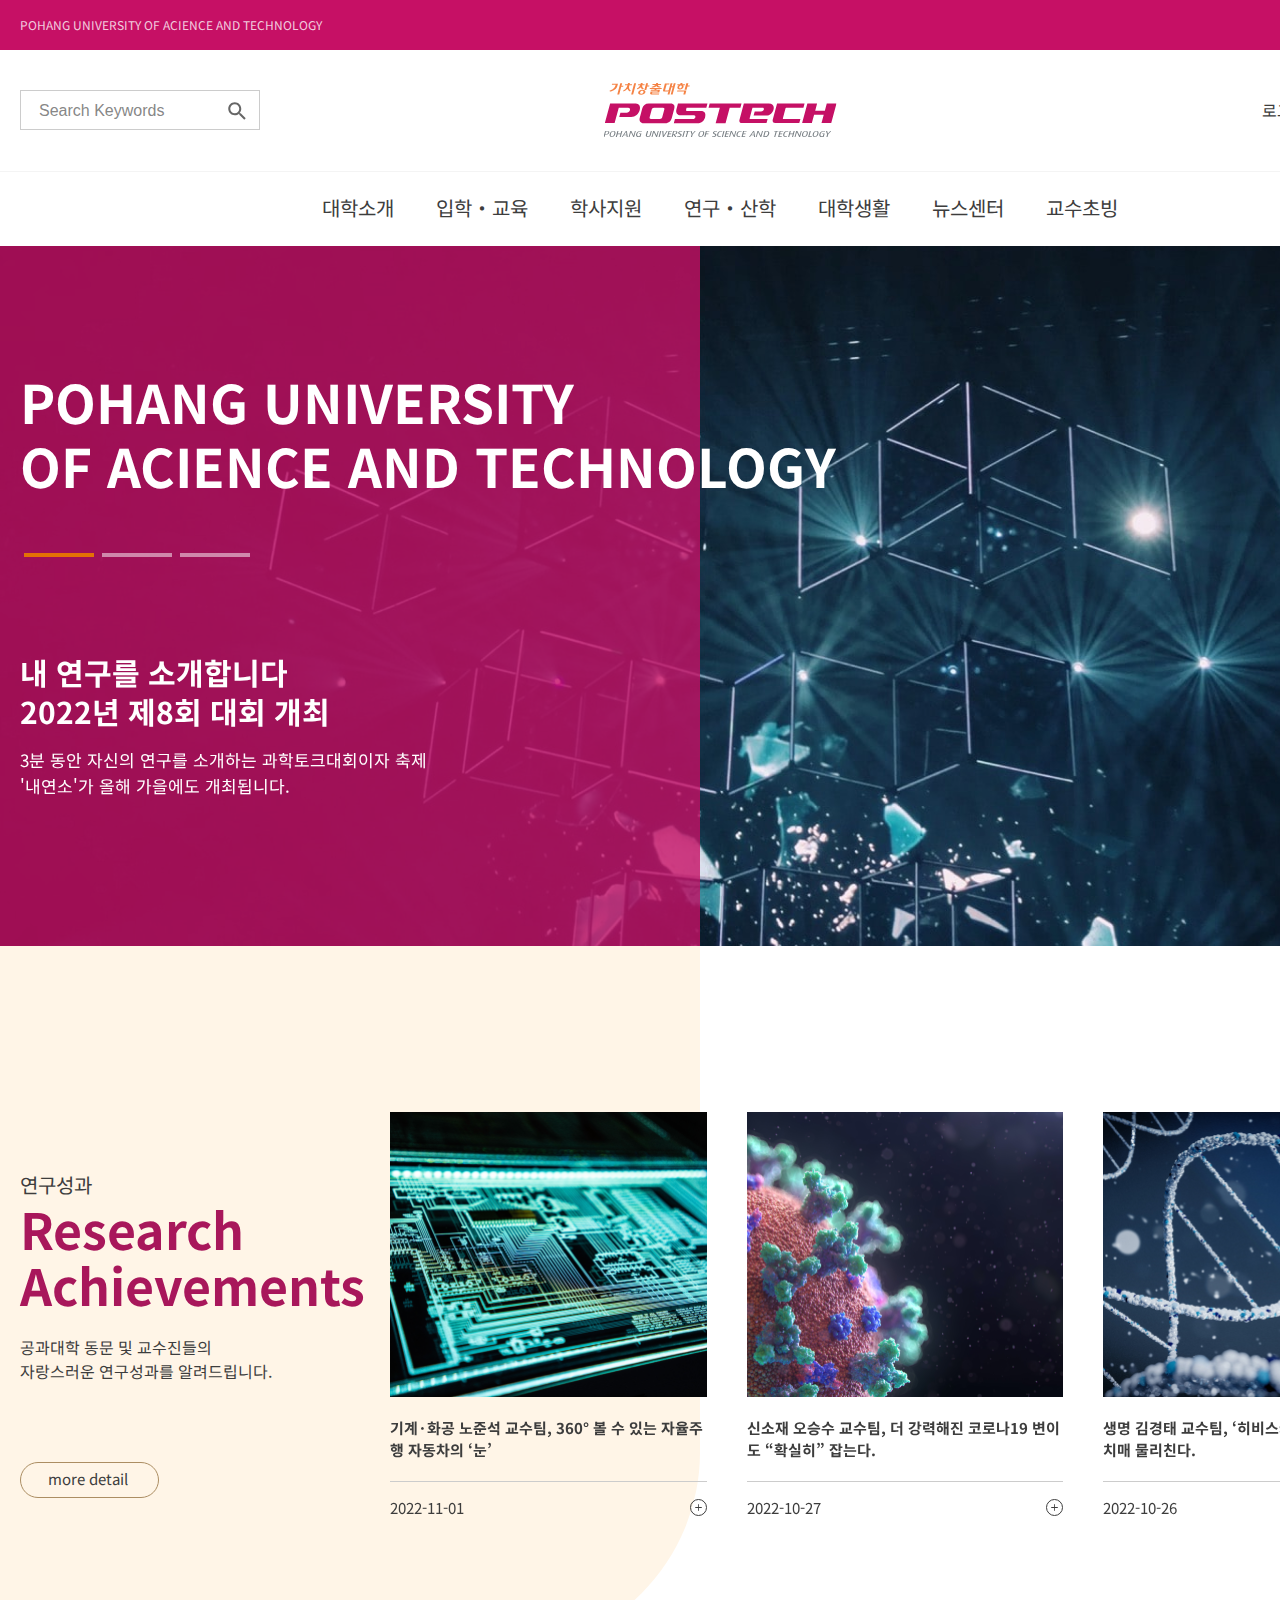
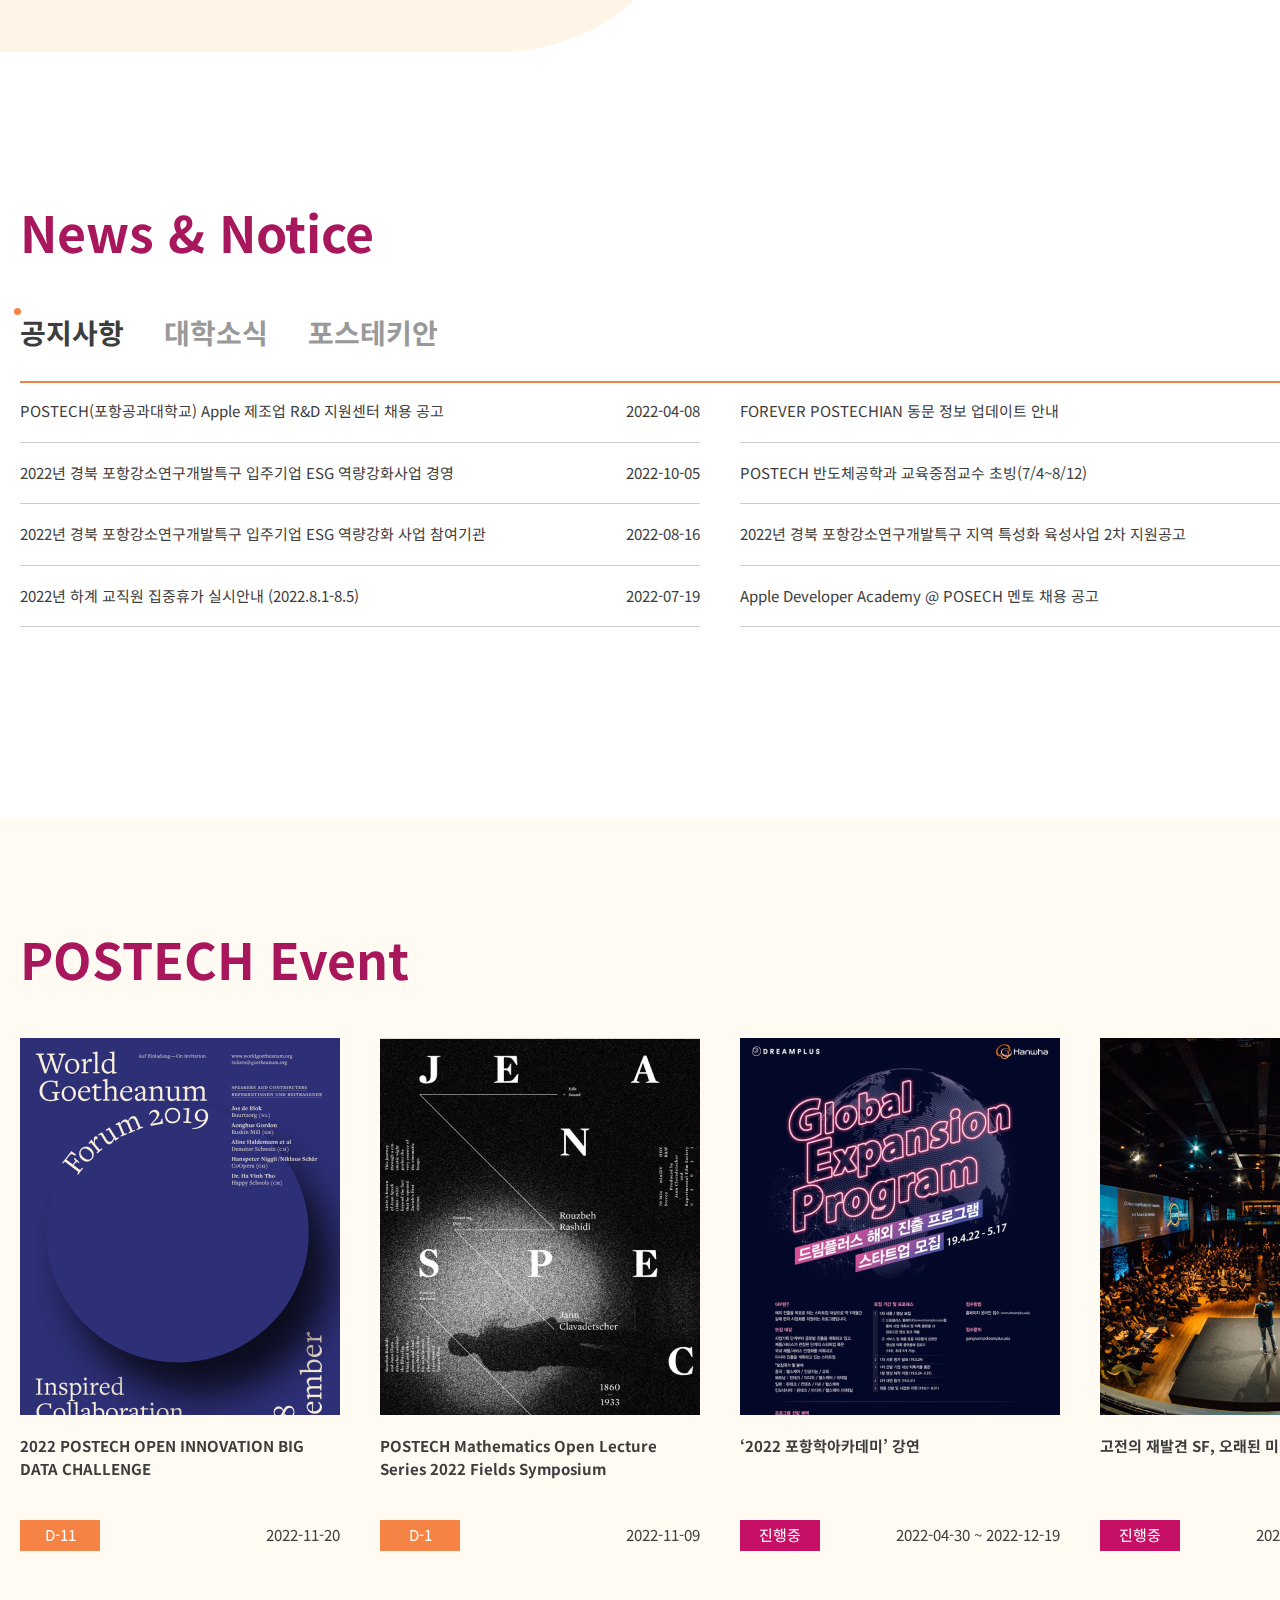
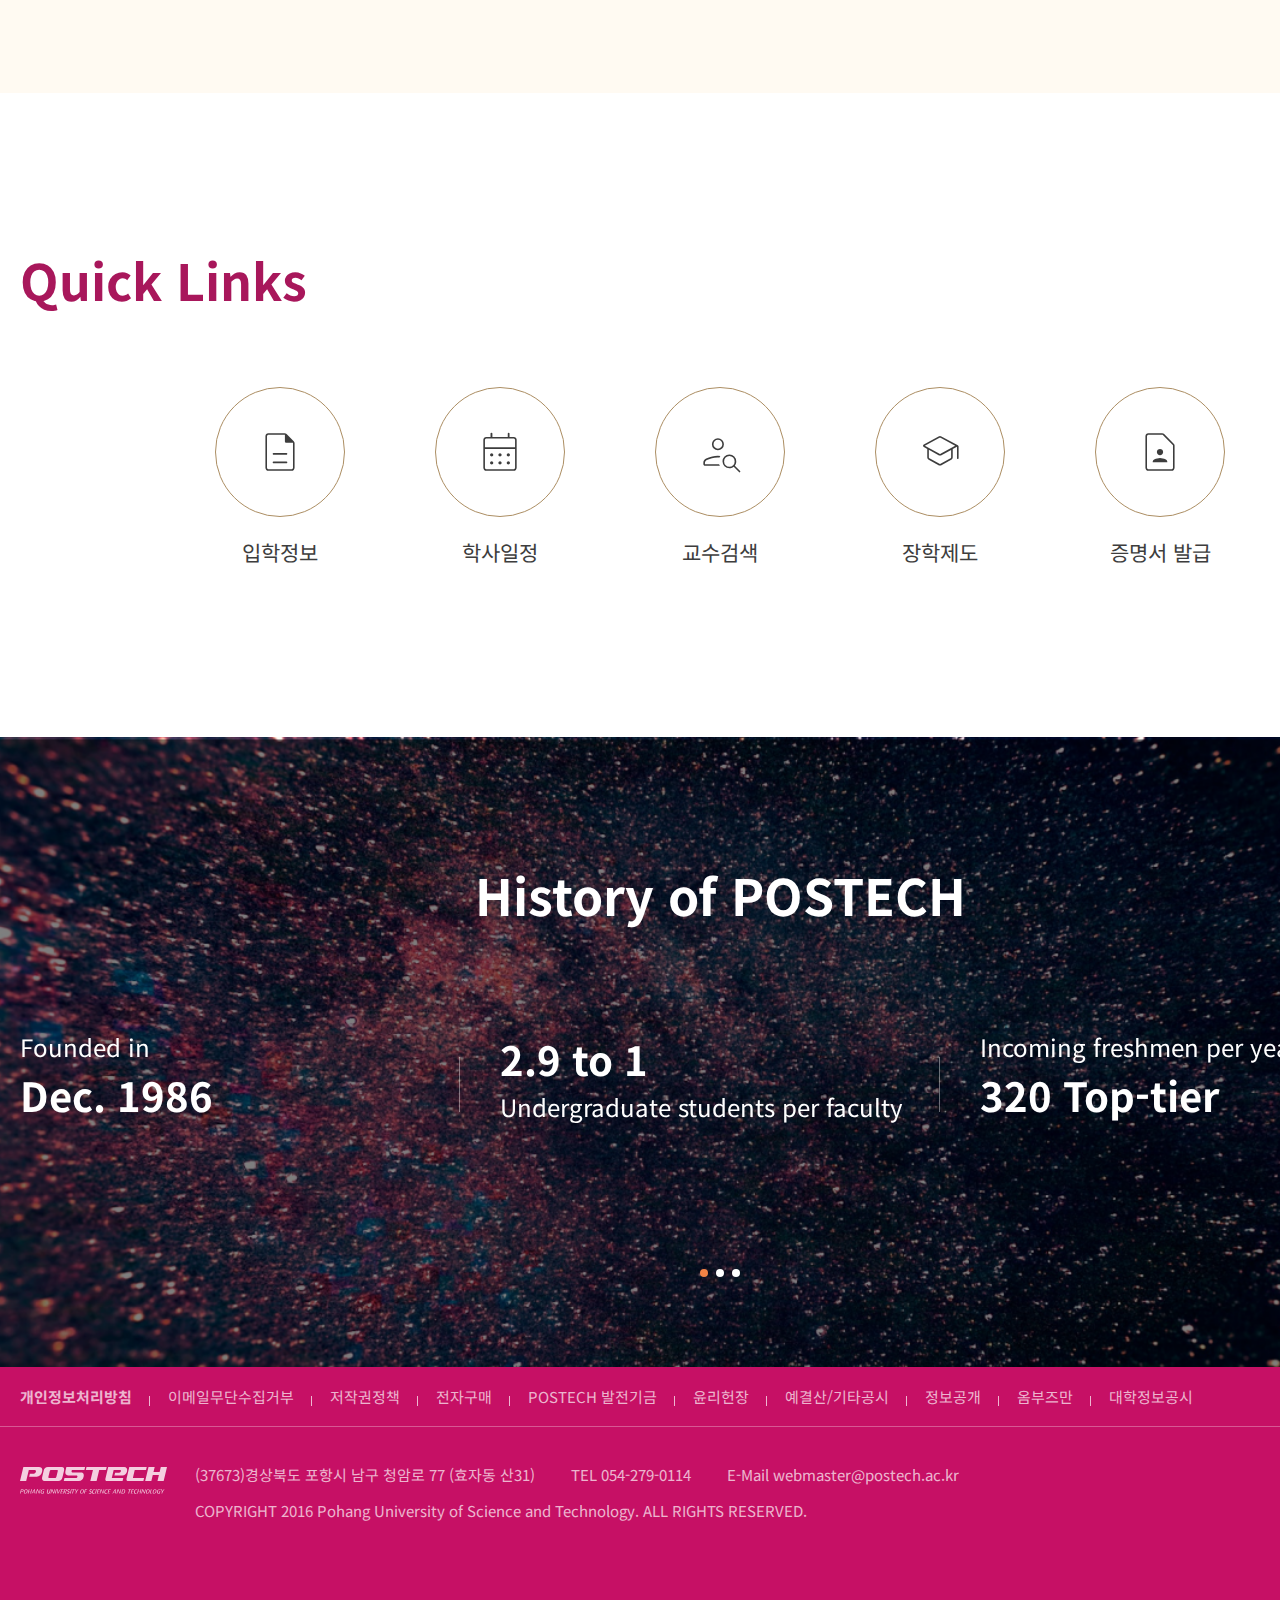
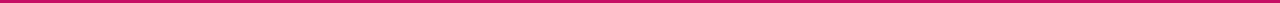
<file: postech/index.html>
<!DOCTYPE html>
<html lang="ko">
<head>
    <meta charset="UTF-8">
    <meta http-equiv="X-UA-Compatible" content="IE=edge">
    <meta name="viewport" content="width=device-width, initial-scale=1.0">
    <link rel="shortcut icon" href="favicon.ico" type="image/x-icon">
    <link rel="stylesheet" href="https://cdn.jsdelivr.net/npm/swiper@8/swiper-bundle.min.css">
    <link rel="stylesheet" href="css/main.css">
    <link rel="stylesheet" href="https://fonts.googleapis.com/css2?family=Material+Symbols+Rounded:opsz,wght,FILL,GRAD@20..48,100..700,0..1,-50..200">
    <script src="https://cdn.jsdelivr.net/npm/swiper@8/swiper-bundle.min.js"></script>
    <script src="js/jquery-3.6.0.min.js"></script>
    <script src="js/main.js"></script>
    <title>포항공과대학교</title>
</head>
<body>
    <div id="wrap">
        <header class="header">
            <div class="top">
                <div class="wrapper">
                    <p class="slogan">POHANG UNIVERSITY OF ACIENCE AND TECHNOLOGY</p>
                    <div class="sns">
                        <ul>
                            <li class="facebook"><a href="#n">페이스북</a></li>
                            <li class="twitter"><a href="#n">트위터</a></li>
                            <li class="insta"><a href="#n">인스타그램</a></li>
                            <li class="youtube"><a href="#n">유튜브</a></li>
                        </ul>
                    </div>
                </div>
            </div>
            <div class="middle">
                <div class="wrapper">
                    <div class="search" data-aos="fade-up" data-aos-delay="200">
                        <form>
                            <fieldset>
                                <legend>검색</legend>
                                <label for="keyword">검색어</label>
                                <input type="text" id="keyword" placeholder="Search Keywords" autocomplete="off">
                                <input type="submit" value="검색" class="btn">
                            </fieldset>
                        </form>
                    </div>
                    <h1 class="logo"><a href="../postech/index.html">포항공과대학교 로고</a></h1>
                    <div class="side">
                        <ul>
                            <li><a href="#n">로그인</a></li>
                            <li><a href="#n">ENGLISH</a></li>
                        </ul>
                    </div>
                </div>
            </div>
            <div class="botton">
                <div class="wrapper">
                    <div class="logo_m"><a href="../postech/index.html">포항공과대학교 모바일 로고</a></div>
                    <nav class="gnb">
                        <button>
                            <span>메뉴열기</span>
                            <i class="material-symbols-rounded">menu</i>
                        </button>
                        <ul>
                            <li><a href="#n">대학소개</a></li>
                            <li><a href="#n">입학・교육</a></li>
                            <li><a href="#n">학사지원</a></li>
                            <li><a href="#n"> 연구・산학</a></li>
                            <li><a href="#n"> 대학생활</a></li>
                            <li><a href="#n">뉴스센터</a></li>
                            <li><a href="#n">교수초빙</a></li>
                        </ul>
                    </nav>
                </div>
            </div>
        </header>
        <section class="visual">
            <div class="tit">
                <h2>POHANG UNIVERSITY<br>
                    OF ACIENCE AND TECHNOLOGY</h2>
            </div>
            <div class="popup swiper">
                <ul class="swiper-wrapper">
                    <li class="swiper-slide">
                        <img src="images/visual_bg1.png" alt="내 연구를 소개합니다 배경사진">
                        <div class="bg"></div>
                        <a href="#n">
                            <h3>내 연구를 소개합니다<br>
                            2022년 제8회 대회 개최</h3>
                            <p>3분 동안 자신의 연구를 소개하는 과학토크대회이자 축제
                            '내연소'가 올해 가을에도 개최됩니다.</p>
                        </a>
                    </li>
                    <li class="swiper-slide">
                        <img src="images/visual_bg2.png" alt="2022 POSTECH Science 배경사진">
                        <div class="bg"></div>
                        <a href="#n">
                            <h3>2022 POSTECH Science<br>
                                Festival Computing Fair</h3>
                            <p>컴퓨터, 인공지능 분야의 미래를 공유하는 “POSTECH Science Festival Computing Fair”에 여러분을 초대합니다!</p>
                        </a>
                    </li>
                    <li class="swiper-slide">
                        <img src="images/visual_bg3.png" alt="과학 커뮤니케이션 특강 배경사진">
                        <div class="bg"></div>
                        <a href="#n">
                            <h3>과학 커뮤니케이션 특강<br>
                                대중과 소통하는 뇌과학자</h3>
                            <p>송민령 박사님을 모시고 뇌과학이란 어떤 학문인지, 과학자는 대중과 왜, 그리고 어떻게 소통해야 하는지를 배웁니다.</p>
                        </a>
                    </li>
                </ul>
                <div class="btn_wrap">
                    <div class="btn_paging"></div>
                </div>
            </div>
        </section>
        <section class="research">
            <div class="wrapper cnt_wrap">
                <div class="tit">
                    <h2>연구성과</h2>
                    <strong>Research<br>Achievements</strong>
                    <p>공과대학 동문 및 교수진들의<br>자랑스러운 연구성과를 알려드립니다.</p>
                </div>
                <div class="list swiper">
                    <ul class="swiper-wrapper">
                        <li class="swiper-slide">
                            <a href="#">
                                <div class="pic"><img src="images/research1.png" alt="자율자동차의 핵심기술 사진"></div>
                                <p class="subject">기계·화공 노준석 교수팀, 360° 볼 수 있는 자율주행 자동차의 ‘눈’</p>
                                <span class="cnt">
                                    <span class="date">2022-11-01</span>
                                    <span class="more">
                                        <span>더보기</span>
                                        <i class="material-symbols-rounded">add</i>
                                    </span>
                                </span>
                            </a>
                        </li>
                        <li class="swiper-slide">
                            <a href="#">
                                <div class="pic"><img src="images/research2.png" alt="코로나세포 사진"></div>
                                <p class="subject">신소재 오승수 교수팀, 더 강력해진 코로나19 변이도 “확실히” 잡는다.</p>
                                <span class="cnt">
                                    <span class="date">2022-10-27</span>
                                    <span class="more">
                                        <span>더보기</span>
                                        <i class="material-symbols-rounded">add</i>
                                    </span>
                                </span>
                            </a>
                        </li>
                        <li class="swiper-slide">
                            <a href="#">
                                <div class="pic"><img src="images/research3.png" alt="유전자변이세포 사진"></div>
                                <p class="subject">생명 김경태 교수팀, ‘히비스커스’로 알츠하이머성 치매 물리친다.</p>
                                <span class="cnt">
                                    <span class="date">2022-10-26</span>
                                    <span class="more">
                                        <span>더보기</span>
                                        <i class="material-symbols-rounded">add</i>
                                    </span>
                                </span>
                            </a>
                        </li>
                    </ul>
                </div>
                <div class="more_detail">
                    <a href="#n"><span>more detail</span></a>
                </div>
            </div>
            <div class="bg"></div>
        </section>
        <section class="notice">
            <div class="wrapper cnt_wrap">
                <h2>News & Notice</h2>
                <ul class="notice_wrap">
                    <li class="active">
                        <div class="tit"><button>공지사항</button></div>
                        <div class="detail">
                            <ul class="news1">
                                <li>
                                    <a href="#n">
                                        <p>POSTECH(포항공과대학교) Apple 제조업 R&D 지원센터 채용 공고</p>
                                        <span>2022-04-08</span>
                                    </a>
                                </li>
                                <li>
                                    <a href="#n">
                                        <p>2022년 경북 포항강소연구개발특구 입주기업 ESG 역량강화사업 경영</p>
                                        <span>2022-10-05</span>
                                    </a>
                                </li>
                                <li>
                                    <a href="#n">
                                        <p>2022년 경북 포항강소연구개발특구 입주기업 ESG 역량강화 사업 참여기관</p>
                                        <span>2022-08-16</span>
                                    </a>
                                </li>
                                <li>
                                    <a href="#n">
                                        <p>2022년 하계 교직원 집중휴가 실시안내 (2022.8.1-8.5)</p>
                                        <span>2022-07-19</span>
                                    </a>
                                </li>
                            </ul>
                            <ul class="news2">
                                <li>
                                    <a href="#n">
                                        <p>FOREVER POSTECHIAN 동문 정보 업데이트 안내</p>
                                        <span>2022-07-01</span>
                                    </a>
                                </li>
                                <li>
                                    <a href="#n">
                                        <p>POSTECH 반도체공학과 교육중점교수 초빙(7/4~8/12)</p>
                                        <span>2022-07-01</span>
                                    </a>
                                </li>
                                <li>
                                    <a href="#n">
                                        <p>2022년 경북 포항강소연구개발특구 지역 특성화 육성사업 2차 지원공고</p>
                                        <span>2022-06-23</span>
                                    </a>
                                </li>
                                <li>
                                    <a href="#n">
                                        <p>Apple Developer Academy @ POSECH 멘토 채용 공고</p>
                                        <span>2022-06-20</span>
                                    </a>
                                </li>
                            </ul>
                        </div>
                        <div class="more_detail">
                            <a href="#n"><span>more detail</span></a>
                        </div>
                    </li>
                    <li>
                        <div class="tit"><button>대학소식</button></div>
                        <div class="detail">
                            <ul class="news1">
                                <li>
                                    <a href="#n">
                                        <p>韓 최초 ‘필즈상 수상자’ 허준이 교수, POSTECH 만난다</p>
                                        <span>2022-10-31</span>
                                    </a>
                                </li>
                                <li>
                                    <a href="#n">
                                        <p>미국 보스턴 칼리지와 글로벌 기업시민 전문지 공동 집필</p>
                                        <span>2022-10-26</span>
                                    </a>
                                </li>
                                <li>
                                    <a href="#n">
                                        <p>기업시민연구소, AKMS와 공동으로 ‘기업시민리서치 어워드’ 시상</p>
                                        <span>2022-10-26</span>
                                    </a>
                                </li>
                                <li>
                                    <a href="#n">
                                        <p>POSTECH, ‘시그니처 콘퍼런스 2022’ 성료</p>
                                        <span>2022-10-14</span>
                                    </a>
                                </li>
                            </ul>
                            <ul class="news2">
                                <li>
                                    <a href="#n">
                                        <p>POSTECH 컴퓨터공학과·AI대학원, Google과 연구 ‘협업 강화’</p>
                                        <span>2022-10-12</span>
                                    </a>
                                </li>
                                <li>
                                    <a href="#n">
                                        <p>포항가속기연구소 윤영대 박사, 아시아태평양물리학연합회 신진연구자상 수상</p>
                                        <span>2022-10-06</span>
                                    </a>
                                </li>
                                <li>
                                    <a href="#n">
                                        <p>화공 한정우 교수, 2022년 10월 과학기술인상 선정</p>
                                        <span>2022-10-06</span>
                                    </a>
                                </li>
                                <li>
                                    <a href="#n">
                                        <p>세계 의과학·의공학 석학 POSTECH서 만난다</p>
                                        <span>2022-09-29</span>
                                    </a>
                                </li>
                            </ul>
                        </div>
                        <div class="more_detail">
                            <a href="#n"><span>more detail</span></a>
                        </div>
                    </li>
                    <li>
                        <div class="tit"><button>포스테키안</button></div>
                        <div class="detail">
                            <ul class="news1">
                                <li>
                                    <a href="#n">
                                        <p>P2022 가을호 / POSTECH ESSAY</p>
                                        <span>2022-11-08</span>
                                    </a>
                                </li>
                                <li>
                                    <a href="#n">
                                        <p>2022 가을호 / 알리미가 만난 사람</p>
                                        <span>2022-11-06</span>
                                    </a>
                                </li>
                                <li>
                                    <a href="#n">
                                        <p>2022 가을호 / 알턴십</p>
                                        <span>2022-11-03</span>
                                    </a>
                                </li>
                                <li>
                                    <a href="#n">
                                        <p>2022 가을호 / 포커스</p>
                                        <span>2022-10-27</span>
                                    </a>
                                </li>
                            </ul>
                            <ul class="news2">
                                <li>
                                    <a href="#n">
                                        <p>2022 가을호 / 기획특집 / 제임스 웹 우주망원경</p>
                                        <span>2022-10-22</span>
                                    </a>
                                </li>
                                <li>
                                    <a href="#n">
                                        <p>2022 가을호 / 기획특집 - 두번째이야기 / 제임스 웹 우주망원경</p>
                                        <span>2022-10-19</span>
                                    </a>
                                </li>
                                <li>
                                    <a href="#n">
                                        <p>2022 가을호 / 최신 기술 소개</p>
                                        <span>2022-10-18</span>
                                    </a>
                                </li>
                                <li>
                                    <a href="#n">
                                        <p>2022 가을호 / 포스텍 연구실 탐방기</p>
                                        <span>2022-10-17</span>
                                    </a>
                                </li>
                            </ul>
                        </div>
                        <div class="more_detail">
                            <a href="#n"><span>more detail</span></a>
                        </div>
                    </li>
                </ul>
            </div>
        </section>
        <section class="event">
            <div class="wrapper cnt_wrap">
                <h2>POSTECH Event</h2>
                <div class="promotion swiper">
                    <ul class="swiper-wrapper">
                        <li class="swiper-slide">
                            <a href="#n">
                                <div class="pic"><img src="images/event1.png" alt="2022 POSTECH OPEN INNOVATION BIG DATA CHALLENGE 표지"></div>
                                <div class="cnt">
                                    <p>2022 POSTECH OPEN INNOVATION BIG DATA CHALLENGE</p>
                                    <div class="date">
                                        <span class="note">D-11</span>
                                        <span>2022-11-20</span>
                                    </div>
                                </div>
                            </a>
                        </li>
                        <li class="swiper-slide">
                            <a href="#n">
                                <div class="pic"><img src="images/event2.png" alt="POSTECH Mathematics Open Lecture Series 2022 Fields Symposium 표지"></div>
                                <div class="cnt">
                                    <p>POSTECH Mathematics Open Lecture Series 2022 Fields Symposium</p>
                                    <div class="date">
                                        <span class="note">D-1</span>
                                        <span>2022-11-09</span>
                                    </div>
                                </div>
                            </a>
                        </li>
                        <li class="swiper-slide">
                            <a href="#n">
                                <div class="pic"><img src="images/event3.png" alt="‘2022 포항학아카데미’ 강연 표지"></div>
                                <div class="cnt">
                                    <p>‘2022 포항학아카데미’ 강연</p>
                                    <div class="date">
                                        <span class="note">진행중</span>
                                        <span>2022-04-30 ~ 2022-12-19</span>
                                    </div>
                                </div>
                            </a>
                        </li>
                        <li class="swiper-slide">
                            <a href="#n">
                                <div class="pic"><img src="images/event4.png" alt="고전의 재발견 SF, 오래된 미래의 서사 표지"></div>
                                <div class="cnt">
                                    <p>고전의 재발견 SF, 오래된 미래의 서사</p>
                                    <div class="date">
                                        <span class="note">진행중</span>
                                        <span>2022-10-04 ~ 2022-11-15</span>
                                    </div>
                                </div>
                            </a>
                        </li>
                    </ul>
                </div>
                <div class="more_detail">
                    <a href="#n"><span>more detail</span></a>
                </div>
            </div>
        </section>
        <section class="quick">
            <div class="wrapper">
                <h2>Quick Links</h2>
                <div class="link">
                    <ul>
                        <li>
                            <a href="#n">
                                <i class="material-symbols-rounded">description</i>
                                <span>입학정보</span>
                            </a>
                        </li>
                        <li>
                            <a href="#n">
                                <i class="material-symbols-rounded">calendar_month</i>
                                <span>학사일정</span>
                            </a>
                        </li>
                        <li>
                            <a href="#n">
                                <i class="material-symbols-rounded">person_search</i>
                                <span>교수검색</span>
                            </a>
                        </li>
                        <li>
                            <a href="#n">
                                <i class="material-symbols-rounded">school</i>
                                <span>장학제도</span>
                            </a>
                        </li>
                        <li>
                            <a href="#n">
                                <i class="material-symbols-rounded">contact_page</i>
                                <span>증명서 <strong>발급</strong></span>
                            </a>
                        </li>
                    </ul>
                </div>
            </div>
        </section>
        <section class="history">
            <div class="wrapper">
                <h2>History of POSTECH</h2>
                <div class="story swiper">
                    <ul class="swiper-wrapper">
                        <li class="swiper-slide">
                            <a href="#n">
                                <p>Founded in</p>
                                <p class="bold">Dec. 1986</p>
                            </a>
                        </li>
                        <li class="swiper-slide">
                            <a href="#n">
                                <p class="bold">2.9 to 1</p>
                                <p>Undergraduate students per faculty</p>
                            </a>
                        </li>
                        <li class="last swiper-slide">
                            <a href="#n">
                                <p>Incoming freshmen per year</p>
                                <p class="bold">320 Top-tier</p>
                            </a>
                        </li>
                        <li class="swiper-slide">
                            <a href="#n">
                                <p class="bold">97%</p>
                                <p>Scholarship recipient rate</p>
                            </a>
                        </li>
                        <li class="swiper-slide">
                            <a href="#n">
                                <p>Annual Educational Expenditures</p>
                                <p class="bold">USD 86,200<span>per student</span></p>
                            </a>
                        </li>
                        <li class="last swiper-slide">
                            <a href="#n">
                                <p>1st Bilingual</p>
                                <p class="bold">Campus in Korea</p>
                            </a>
                        </li>
                        <li class="swiper-slide">
                            <a href="#n">
                                <p class="bold">6.6 SCI(E) papers</p>
                                <p>per faculty</p>
                            </a>
                        </li>
                        <li class="swiper-slide">
                            <a href="#n">
                                <p class="bold">19.9 Citations</p>
                                <p>per paper</p>
                            </a>
                        </li>
                        <li class="last swiper-slide">
                            <a href="#n">
                                <p class="bold">6.7 Impact Factor</p>
                                <p>per paper</p>
                            </a>
                        </li>
                    </ul>
                </div>
                <button class="button-prev">
                    <span>이전</span>
                    <i class="material-symbols-rounded">arrow_back_ios</i>
                </button>
                <button class="button-next">
                    <span>다음</span>
                    <i class="material-symbols-rounded">arrow_forward_ios</i>
                </button>
                <div class="pagination"></div>
            </div>
        </section>
        <footer class="footer">
            <div class="ftop">
                <div class="wrapper">
                    <ul class="fnav clearfix">
                        <li class="privacy"><a href="#">개인정보처리방침</a></li>
                        <li><a href="#">이메일무단수집거부</a></li>
                        <li><a href="#">저작권정책</a></li>
                        <li><a href="#">전자구매</a></li>
                        <li><a href="#">POSTECH 발전기금</a></li>
                        <li><a href="#">윤리헌장</a></li>
                        <li><a href="#">예결산/기타공시</a></li>
                        <li><a href="#">정보공개</a></li>
                        <li><a href="#">옴부즈만</a></li>
                        <li><a href="#">대학정보공시</a></li>
                    </ul>
                </div>
            </div>
            <div class="fsub">
                <div class="wrapper">
                    <div class="flogo"><img src="images/logo_w.svg" alt="포항공과대학교 로고"></div>
                    <div class="inner">
                        <div class="finfo">
                            <span>(37673)경상북도 포항시 남구 청암로 77 (효자동 산31)</span>
                            <span>TEL  054-279-0114</span>
                            <span>E-Mail  webmaster@postech.ac.kr</span>
                        </div>
                        <div class="copyright">COPYRIGHT 2016 Pohang University of Science and Technology. ALL RIGHTS RESERVED.</div>
                    </div>
                </div>
            </div>
        </footer>
    </div>
</body>
</html>
</file>
<file: postech/css/main.css>
@import url('default.css');
@import url('common.css');



.visual {
    position: relative;
    height: 700px;
}
.visual .tit {
    position: absolute;
    left: calc(50% - 700px);
    top: 124px;
    z-index: 10;
    color: #fff;
    line-height: 1.2;
}
.visual .tit h2 {
    font-size: 53px;
    font-weight: 700;
}
.visual .popup {
    height: 700px;
}
.visual .popup ul li {
    position: relative;
}
.visual .popup ul li img {
    display: block;
    width: 100%;
    height: 100%;
    -o-object-fit: cover;
       object-fit: cover;
    transform: scale3d(1.1, 1.1, 1);
    transition: 3s;
}
.visual .popup ul li .bg {
    position: absolute;
    left: 0;
    top: 0;
    width: 700px;
    height: 700px;
    background-color: rgba(197,16,101,0.8);
}
.visual .popup ul li a {
    position: absolute;
    display: block;
    left: calc(50% - 700px);
    bottom: 148px;
    width: 440px;
    color: #fff;
}
.visual .popup ul li a h3 {
    margin: 0 0 16px 0;
    font-size: 30px;
    font-weight: 700;
    line-height: 1.3;
}
.visual .popup ul li a p {
    font-size: 17px;
}
.visual .popup ul li.swiper-slide-active img {
    transform: scale3d(1, 1, 1);
}
.visual .popup .btn_wrap {
    display: flex;
    align-items: center;
    position: absolute;
    left: calc(50% - 700px);
    top: calc(50% - 43px);
    z-index: 10;
}
.visual .popup .btn_wrap .btn_paging {
    display: flex;
    line-height: 0;
    font-size: 0;
}
.visual .popup .btn_wrap .btn_paging span {
    opacity: 0.5;
    width: 70px;
    height: 4px;
    background-color: #fff;
    border-radius: 0;
}
.visual .popup .btn_wrap .btn_paging span.swiper-pagination-bullet-active {
    opacity: 1;
    background-color: #E47105;
}
@media screen and (max-width:640px){
    .visual {
        height: auto;
    }
    .visual .tit {
        display: none;
    }
    .visual .popup {
        height: 433px;
    }
    .visual .popup ul li .bg {
        width: 100%;
        height: 100%;
        background-color: rgba(0,0,0,0.2);
    }
    .visual .popup ul li a {
        left: 0;
        margin: 0 20px 0 20px;
        bottom: 88px;
        width: auto;
    }
    .visual .popup ul li a h3 {
        margin: 0 0 9px 0;
        font-size: 23px;
    }
    .visual .popup ul li a p {
        font-size: 15px;
        width: 400px;
    }
    .visual .popup .btn_wrap {
        left: 20px;
        top: 200px;
    }
    .visual .popup .btn_wrap .btn_paging span {
        width: 35px;
        height: 2px;
    }
}

.research {
    position: relative;
    margin: 166px 0 284px 0;
}
.research .tit {
    float: left;
}
.research .bg {
    position: absolute;
    top: -166px;
    left: 0;
    width: 700px;
    height: 706px;
    border-radius: 0 0 200px 0;
    background-color: #FFF5E7;
    z-index: -1;
}
.research .tit h2 {
    margin-top: 58px;
    font-size: 20px;
    font-weight: 400;
}
.research .tit strong {
    line-height: 1.12;
    font-size: 50px;
    font-weight: 700;
    color: #A8175B;
}
.research .tit p {
    margin: 23px 0 0 0;
    font-size: 16px;
}
.research .list {
    margin-left: 370px;
}
.research .list ul li:last-child {
    margin-right: 0;
}
.research .list ul li a {
    display: block;
}
.research .list ul li a .pic {
    overflow: hidden;
    font-size: 0;
    line-height: 0;
}
.research .list ul li a .pic img {
    width: 100%;
    box-shadow: 5px 5px 10px rgb(0 0 0 / 10%);
    transition: 0.5s;
}
.research .list ul li a:hover .pic img {
    transform: scale3d(1.2,1.2,1);
}
.research .list ul li a .subject {
    position: relative;
    margin: 20px 0 35px 0;
    width: 100%;
    font-weight: 700;
    word-break: normal;
}
.research .list ul li a .subject::after {
    position: absolute;
    left: 0;
    bottom: -20px;
    width: 100%;
    height: 1px;
    border-bottom: 1px solid #ccc;
    content: "";
}
.research .list ul li a:hover .subject::after {
    transition: 0.5s;
    border-bottom: 1px solid #F58345;
}
.research .list ul li a .cnt {
    display: flex;
    justify-content: space-between;
    align-items: center;
}
.research .list a .cnt .more {
    position: relative;
    width: 17px;
    height: 17px;
    border: 1px solid #3d3d3d;
    border-radius: 50%;
    transition: 0.5s;
}
.research .list a .cnt .more i {
    position: absolute;
    left: 0;
    top: 0;
    font-weight: 300;
    font-size: 15px;
    color: #3d3d3d;
}
.research .list a .cnt .more span {
    font-size: 0;
    line-height: 0;
}
.research .list a:hover .cnt .more {
    border: 1px solid #F58345;
}
.research .list a:hover .cnt .more i {
    color: #F58345;
}
.research .list a:hover .cnt .more {
    transform: rotate(180deg);
}
.research .more_detail {
    position: absolute;
    left: 20px;
    bottom: 21px;
}
.research .more_detail a {
    display: inline-block;
    padding: 5px 27px;
    width: 139px;
    height: 36px;
    border: 1px solid #AC8E63;
    border-radius: 20px;
}
.research .more_detail a:hover {
    border: 2px solid #AC8E63;
}
@media screen and (max-width:640px){
    .research {
        margin: 47px 0 60px 0;
    }
    .research .tit {
        float: none;
    }
    .research .tit::before {
        display: none;
    }
    .research .tit h2 {
        display: none;
    }
    .research .tit strong {
        font-size: 25px;
    }
    .research .tit p {
        margin: 13px 0 28px 0;
        font-size: 13px;
    }
    .research .tit a {
        padding: 3px 18px;
        width: 107px;
        height: 28px;
        border: 0;
        background-color: #C61065;
        color: #FFF;
    }
    .research .tit a span {
        font-size: 13px;
    }
    .research .tit a:hover {
        border: 1px solid #C61065;
        background-color: #fff;
        color: #C61065;
    }
    .research .list {
        margin-left: 0;
    }
    .research .list ul {
        width: 100%;
    }
    .research .list ul li a .subject {
        margin: 16px 0 23px 0;
        font-size: 15px;
    }
    .research .list ul li a .subject::after {
        bottom: -12px;
    }
    .research .more_detail {
        position: absolute;
        top: 83px;
        left: auto;
        right: 20px;
        bottom: 0;
    }
    .research .more_detail a {
        padding: 3px 17px;
        width: 107px;
        height: 28px;
    }
    .research .more_detail a:hover {
        border: 1px solid #AC8E63;
    }
    .research .bg {
        display: none;
    }
}
.notice {
    height: 614px;
}
.notice h2 {
    line-height: 1.12;
    font-size: 50px;
    font-weight: 700;
    color: #A8175B;
}
.notice ul.notice_wrap {
    position: relative; 
}
.notice ul.notice_wrap > li {
    float: left;
    margin: 0 40px 0 0;
}
.notice ul li .tit {
    margin: 52px 0 25px 0;
    color: #999999;
    font-size: 28px;
    font-weight: 700;
}
.notice ul li.active .tit {
    position: relative;
    color: #3d3d3d;
}
.notice ul li.active .tit::before {
    position: absolute;
    left: -6px;
    top: -3px;
    width: 7px;
    height: 7px;
    background-color: #F58345;
    border-radius: 4px;
    content: "";
}
.notice ul li .detail {
    display: none;
    position: absolute;
    left: 0;
    top: 122px;
    width: 100%;
}
.notice ul li.active .detail {
    display: block;
}
.notice ul li .detail::before {
    position: absolute;
    left: 0;
    top: 0;
    width: 100%;
    border: 1px solid #F58345;
    content: "";
}
.notice ul li .detail ul.news1 {
    float: left;
    width: 680px;
    margin-right: 40px;
}
.notice ul li .detail ul.news2 {
    float: right;
    width: 680px;
}
.notice ul li .detail ul li {
    float: left;
    width: 100%;
    border-bottom: 1px solid #ccc;
}
.notice ul li .detail ul li a {
    display: flex;
    justify-content: space-between;
    align-items: center;
    margin: 19px 0;
}
.notice ul li .detail ul li a:hover {
    font-weight: 700;
}

.notice ul li .more_detail {
    display: none;
    position: absolute;
    right: 0;
    top: 59px;
}
.notice ul li.active .more_detail {
    display: block;
}
.notice ul li .more_detail a {
    display: inline-block;
    padding: 5px 27px;
    width: 139px;
    height: 36px;
    border: 1px solid #AC8E63;
    border-radius: 20px;
}
.notice ul li .more_detail a:hover {
    border: 2px solid #AC8E63;
}
@media screen and (max-width:640px){
    .notice {
        margin: 0;
        height: 408px;
    }
    .notice h2 {
        font-size: 25px;
    }
    .notice ul.notice_wrap > li {
        margin: 0 23px 0 0;
    }
    .notice ul li .tit {
        margin: 33px 0 23px 0;
        font-size: 18px;
    }
    .notice ul li.active .tit::before {
        left: -5px;
        top: -6px;
    }
    .notice ul li .detail {
        top: 86px;
    }
    .notice ul li .detail ul.news1 {
        width: auto;
        margin-right: 0;
    }
    .notice ul li .detail ul.news2 {
        display: none;
    }
    .notice ul li.active .more_detail {
        display: none;
    }
    .notice ul li span {
        display: none;
    }
}
.event {
    position: relative;
    padding: 113px 0 142px 0;
    background-color:  #FFFAF2;
}
.event h2 {
    margin: 0 0 52px 0;
    font-size: 50px;
    font-weight: 700;
    color: #A8175B;
    line-height: 1.12;
}
.event .promotion ul {
    width: 1400px;
}
.event .promotion ul li a {
    display: block;
}
.event .promotion ul li {
    float: left;
    margin-right: 40px;
    width: 320px;
}
.event .promotion ul li:last-child {
    margin-right: 0;
}
.event .promotion ul li a .pic {
    overflow: hidden;
    font-size: 0;
    line-height: 0;
}
.event .promotion ul li a .pic img {
    width: 100%;
}
.event .promotion ul li .cnt p {
    margin: 20px 0 40px 0;
    font-weight: 700;
    line-height: 1.5;
    height: 3em;
    overflow: hidden;
} 
.event .promotion ul li .cnt .date {
    display: flex;
    justify-content: space-between;
    align-items: center;
}
.event .promotion ul li .cnt .date .note {
    padding: 4px 0 0 0;
    width: 80px;
    height: 31px;
    background-color: #F58345;
    content: "";
    color: #fff;
    text-align: center;
}
.event .promotion ul li:nth-child(3) .cnt .date .note,
.event .promotion ul li:nth-child(4) .cnt .date .note {
    background-color: #C51065;
}
.event .promotion ul li:hover a .pic{
    box-shadow: 10px 10px 10px rgba(0,0,0,0.1);
}
.event .more_detail {
    position: absolute;
    right: 20px;
    top: 22px;
}
.event .more_detail a {
    display: inline-block;
    padding: 5px 27px;
    width: 139px;
    height: 36px;
    border: 1px solid #AC8E63;
    border-radius: 20px;
}
.event .more_detail a:hover {
    border: 2px solid #AC8E63;
}
@media screen and (max-width:640px){
    .event {
        padding: 53px 0 34px 0;
    }
    .event h2 {
        position: relative;
        margin: 0 0 27px 0;
        font-size: 25px;
    }
    .event .promotion ul {
        width: 100%;
    }
    .event .promotion ul li .cnt p {
        margin: 12px 0 21px 0;
    } 
    .event .promotion ul li .cnt .date {
        position: relative;
        display: flex;
        justify-content: space-between;
        align-items: center;
    }
    .event .promotion ul li .cnt .date span {
        display: none;
    }
    .event .promotion ul li .cnt .date {
        justify-content: flex-end;
    }
    .event .promotion ul li .cnt .date .note {
        display: block;
        width: 55px;
        height: 28px;
    }
    .event .more_detail {
        top: 4px;
    }
    .event .more_detail a {
        padding: 3px 17px;
        width: 107px;
        height: 28px;
    }
    .event .more_detail a:hover {
        border: 1px solid #AC8E63;
    }

}
.quick {
    padding: 158px 0 220px 0;
}
.quick h2 {
    margin: 0 0 80px 0;
    line-height: 1.12;
    font-size: 50px;
    font-weight: 700;
    color: #A8175B;
}
.quick .link ul {
    display: flex;
    justify-content: center;
}
.quick .link ul li {
    float: left;
    margin-right: 90px;
    text-align: center;
}
.quick .link ul li a {
    display: block;
    padding: 39px 0 0 0;
    width: 130px;
    height: 130px;
    border: 1px solid #AC8E63;
    border-radius: 80px;
    line-height: 4.5;
}
.quick .link ul li a:hover {
    border: 2px solid #AC8E63;
}
.quick .link ul li:last-child {
    margin-right: 0;
}
.quick .link ul li i {
    font-size: 50px;
    font-weight: 200;
}
.quick .link ul li span {
    display: block;
    font-weight: 400;
    font-size: 21px;
}
.quick .link ul li strong {
    font-weight: 400;
}
@media screen and (max-width:640px){
    .quick {
        padding: 50px 0 85px 0;
    }
    .quick h2 {
        margin: 0 0 34px 0;
        font-size: 25px;
    }
    .quick .link ul {
        display: flex;
        justify-content: space-around
    }
    .quick .link ul li {
        margin-right: 12px;
    }
    .quick .link ul li a {
        padding: 14px 0 0 0;
        width: 54px;
        height: 54px;
        border-radius: 30px;
        line-height: 2.8;
    }
    .quick .link ul li i {
        font-size: 24px;
    }
    .quick .link ul li span {
        display: block;
        font-size: 13px;
    }
    .quick .link ul li strong {
        display: none;
    }
}
.history {
    position: relative;
    padding: 129px 0 83px 0;
    height: 630px;
    background: url(../images/history.png) no-repeat center center / cover;
    color: #fff;
}
.history h2 {
    margin: 0 0 107px 0;
    line-height: 1.12;
    font-size: 50px;
    font-weight: 700;
    text-align: center;
}
.history .story ul li {
    float: left;
}
.history .story ul li::after {
    position: absolute;
    right: 0;
    top: 28px;
    width: 1px;
    height: 55px;
    background-color: rgba(255,255,255,0.4);
    content: "";
}
.history .story ul li.last {
    margin-right: 0;
}
.history .story ul li.last::after {
    display: none;
}
.history .story ul li a p {
    font-size: 24px;
}
.history .story ul li a p.bold {
    font-size: 40px;
    font-weight: 700;
}
.history .story ul li a span {
    margin-left: 10px;
    font-size: 24px;
    font-weight: 400;
}
.history .button-prev {
    position: absolute;
    left: calc(50% - 760px);
    top: 50%;
    color: rgba(255,255,255,0.8);
}
.history .button-prev span {
    display: none;
}
.history .button-prev i {
    font-size: 60px;
}
.history .button-next {
    position: absolute;
    right: calc(50% - 767px);
    top: 50%;
    color: rgba(255,255,255,0.8);
}
.history .button-next span {
    display: none;
}
.history .button-next i {
    font-size: 60px;
}
.history .pagination {
    position: absolute;
    left: 50%;
    bottom: 85px;
    text-align: center;
    transform: translateX(-50%);
}
.history .pagination .swiper-pagination-bullet {
    background: #fff ;
    opacity: 1;
}
.history .pagination .swiper-pagination-bullet-active {
    background: #F58345;
}
@media screen and (max-width:640px){
   .history {
        height: auto;
        padding: 59px 0 73px 0;
    }
    .history h2 {
        margin: 0 0 54px 0;
        font-size: 25px;
    }
    .history .story {
        height: 261px;
    }
    .history .story ul li::after {
        top: auto;
        bottom: 0;
        width: 100%;
        height: 1px;
    }
    .history .story ul li.last::after {
        display: block;
    }
    .history .story ul li a {
        display:block;
        padding: 13px 0 0 0;        
    }
    .history .story ul li a p {
        font-size: 13px;
    }
    .history .story ul li a p.bold {
        font-size: 27px;
    }
    .history .story ul li a span {
        font-size: 13px;
    }
    .history .button-prev {
        display: none;
    }
    .history .button-prev i {
        font-size: 0;
    }
    .history .button-next {
        display: none;
    }
    .history .button-next i {
        font-size: 0;
    }
    .history .pagination {
        display: flex;
        bottom: 36px;
        top: auto;
        right: auto;
        width: auto;
    }
    .history .pagination .swiper-pagination-bullet {
        margin: 0 3px;
    }
}
</file>
